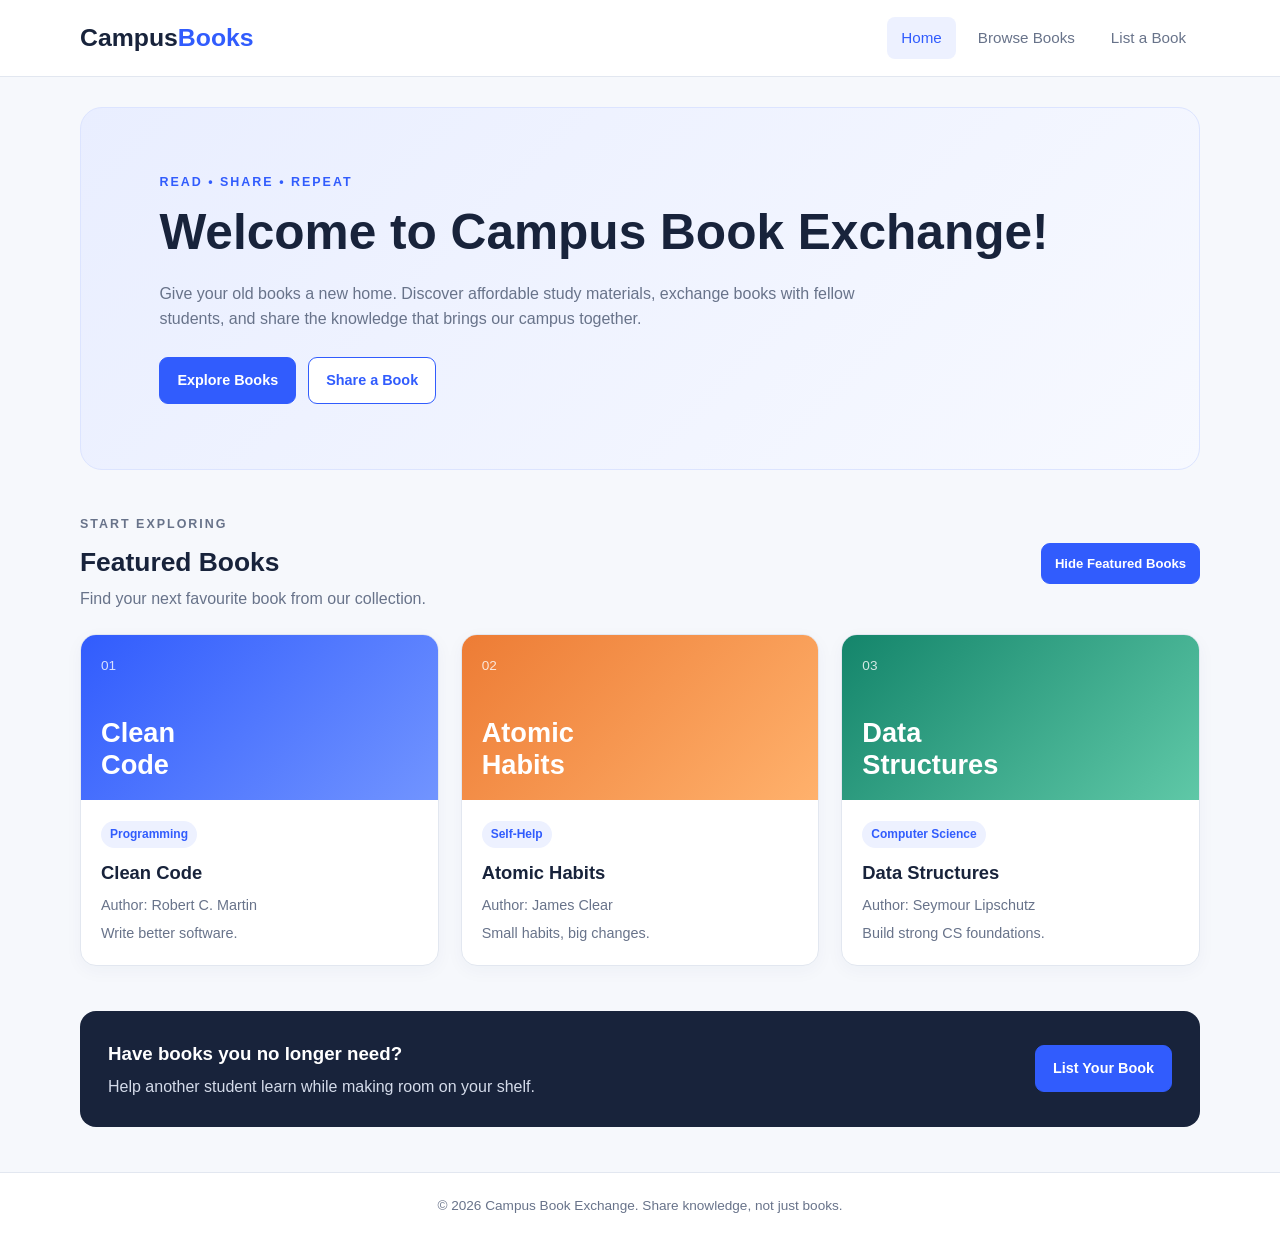
<file: index.html>
<!DOCTYPE html>
<html lang="en">
<head>
    <meta charset="UTF-8">
    <meta name="viewport" content="width=device-width, initial-scale=1.0">
    <title>Campus Book Exchange | Home</title>
    <link rel="stylesheet" href="style.css">
    <script src="script.js" defer></script>
</head>
<body>
    <header class="site-header">
        <div class="container header-content">
            <a class="logo" href="index.html">Campus<span>Books</span></a>
            <nav class="navbar">
                <a class="active" href="index.html">Home</a>
                <a href="books.html">Browse Books</a>
                <a href="list-book.html">List a Book</a>
            </nav>
        </div>
    </header>

    <main class="container">
        <section class="hero">
            <p class="eyebrow">READ • SHARE • REPEAT</p>
            <h1 id="mainHeading">Welcome to Campus Book Exchange!</h1>
            <p>
                Give your old books a new home. Discover affordable study
                materials, exchange books with fellow students, and share
                the knowledge that brings our campus together.
            </p>
            <div class="hero-actions">
                <a class="btn" href="books.html">Explore Books</a>
                <a class="btn btn-outline" href="list-book.html">Share a Book</a>
            </div>
        </section>

        <section class="section">
            <div class="section-heading">
                <div>
                    <p class="eyebrow">START EXPLORING</p>
                    <h2>Featured Books</h2>
                    <p>Find your next favourite book from our collection.</p>
                </div>
                <button class="btn btn-small" id="toggleBooksBtn"
                    type="button">Hide Featured Books</button>
            </div>

            <div class="book-grid" id="featuredBooks">
                <article class="book-card featured-card">
                    <div class="book-cover cover-blue">
                        <span>01</span><strong>Clean<br>Code</strong>
                    </div>
                    <div class="book-info">
                        <span class="tag">Programming</span>
                        <h3>Clean Code</h3>
                        <p>Author: Robert C. Martin</p>
                        <p class="muted">Write better software.</p>
                    </div>
                </article>

                <article class="book-card featured-card">
                    <div class="book-cover cover-orange">
                        <span>02</span><strong>Atomic<br>Habits</strong>
                    </div>
                    <div class="book-info">
                        <span class="tag">Self-Help</span>
                        <h3>Atomic Habits</h3>
                        <p>Author: James Clear</p>
                        <p class="muted">Small habits, big changes.</p>
                    </div>
                </article>

                <article class="book-card featured-card">
                    <div class="book-cover cover-green">
                        <span>03</span><strong>Data<br>Structures</strong>
                    </div>
                    <div class="book-info">
                        <span class="tag">Computer Science</span>
                        <h3>Data Structures</h3>
                        <p>Author: Seymour Lipschutz</p>
                        <p class="muted">Build strong CS foundations.</p>
                    </div>
                </article>
            </div>
        </section>

        <section class="section">
            <div class="feature-strip">
                <div>
                    <h3>Have books you no longer need?</h3>
                    <p>Help another student learn while making room on your shelf.</p>
                </div>
                <a href="list-book.html" class="btn">List Your Book</a>
            </div>
        </section>
    </main>

    <footer class="site-footer">
        <p>&copy; 2026 Campus Book Exchange. Share knowledge, not just books.</p>
    </footer>
</body>
</html>
</file>
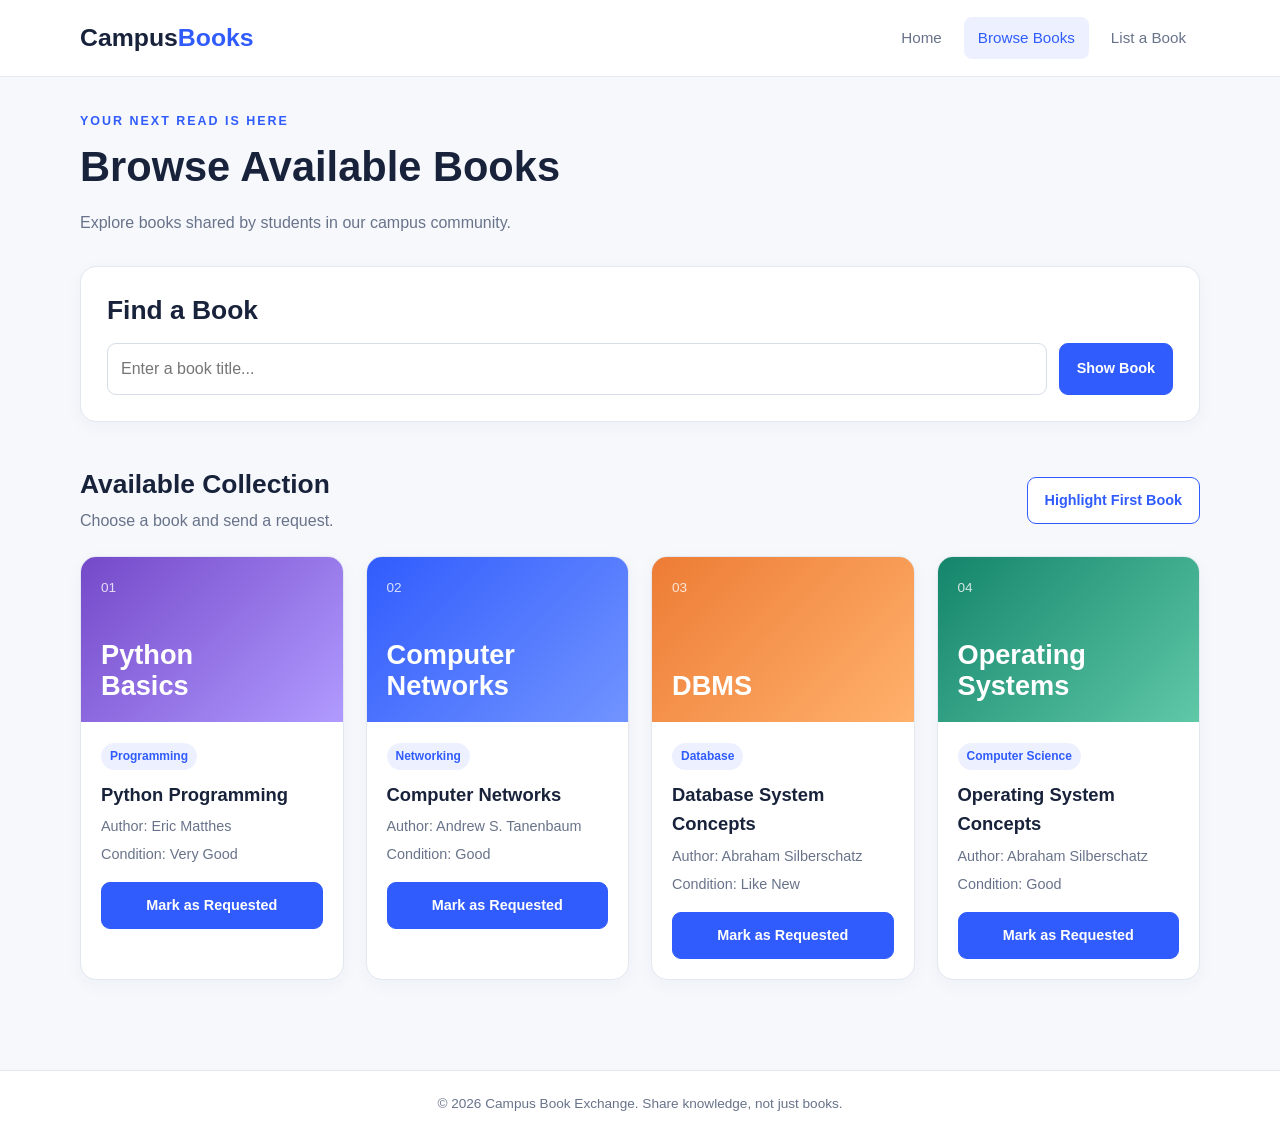
<file: books.html>
<!DOCTYPE html>
<html lang="en">
<head>
    <meta charset="UTF-8">
    <meta name="viewport" content="width=device-width, initial-scale=1.0">
    <title>Browse Books | Campus Book Exchange</title>
    <link rel="stylesheet" href="style.css">
    <script src="script.js" defer></script>
</head>
<body>
    <header class="site-header">
        <div class="container header-content">
            <a class="logo" href="index.html">Campus<span>Books</span></a>
            <nav class="navbar">
                <a href="index.html">Home</a>
                <a class="active" href="books.html">Browse Books</a>
                <a href="list-book.html">List a Book</a>
            </nav>
        </div>
    </header>

    <main class="container page-content">
        <section class="page-banner">
            <p class="eyebrow">YOUR NEXT READ IS HERE</p>
            <h1>Browse Available Books</h1>
            <p>Explore books shared by students in our campus community.</p>
        </section>

        <section class="search-panel">
            <h2>Find a Book</h2>
            <div class="search-row">
                <input type="text" id="bookTitleInput"
                    placeholder="Enter a book title..."
                    aria-label="Book title to display">
                <button type="button" class="btn" id="showBookBtn">
                    Show Book
                </button>
            </div>
            <p id="bookSearchResult" class="message" aria-live="polite"></p>
        </section>

        <section class="section">
            <div class="section-heading">
                <div>
                    <h2>Available Collection</h2>
                    <p>Choose a book and send a request.</p>
                </div>
                <button type="button" class="btn btn-outline"
                    id="changeCardBtn">Highlight First Book</button>
            </div>

            <div class="book-grid" id="availableBooks">
                <article class="book-card available-card">
                    <div class="book-cover cover-purple">
                        <span>01</span><strong>Python<br>Basics</strong>
                    </div>
                    <div class="book-info">
                        <span class="tag">Programming</span>
                        <h3>Python Programming</h3>
                        <p>Author: Eric Matthes</p>
                        <p>Condition: Very Good</p>
                        <button type="button" class="btn request-btn">
                            Mark as Requested
                        </button>
                    </div>
                </article>

                <article class="book-card available-card">
                    <div class="book-cover cover-blue">
                        <span>02</span><strong>Computer<br>Networks</strong>
                    </div>
                    <div class="book-info">
                        <span class="tag">Networking</span>
                        <h3>Computer Networks</h3>
                        <p>Author: Andrew S. Tanenbaum</p>
                        <p>Condition: Good</p>
                        <button type="button" class="btn request-btn">
                            Mark as Requested
                        </button>
                    </div>
                </article>

                <article class="book-card available-card">
                    <div class="book-cover cover-orange">
                        <span>03</span><strong>DBMS</strong>
                    </div>
                    <div class="book-info">
                        <span class="tag">Database</span>
                        <h3>Database System Concepts</h3>
                        <p>Author: Abraham Silberschatz</p>
                        <p>Condition: Like New</p>
                        <button type="button" class="btn request-btn">
                            Mark as Requested
                        </button>
                    </div>
                </article>

                <article class="book-card available-card">
                    <div class="book-cover cover-green">
                        <span>04</span><strong>Operating<br>Systems</strong>
                    </div>
                    <div class="book-info">
                        <span class="tag">Computer Science</span>
                        <h3>Operating System Concepts</h3>
                        <p>Author: Abraham Silberschatz</p>
                        <p>Condition: Good</p>
                        <button type="button" class="btn request-btn">
                            Mark as Requested
                        </button>
                    </div>
                </article>
            </div>

            <p id="requestMessage" class="message" aria-live="polite"></p>
        </section>
    </main>

    <footer class="site-footer">
        <p>&copy; 2026 Campus Book Exchange. Share knowledge, not just books.</p>
    </footer>
</body>
</html>
</file>
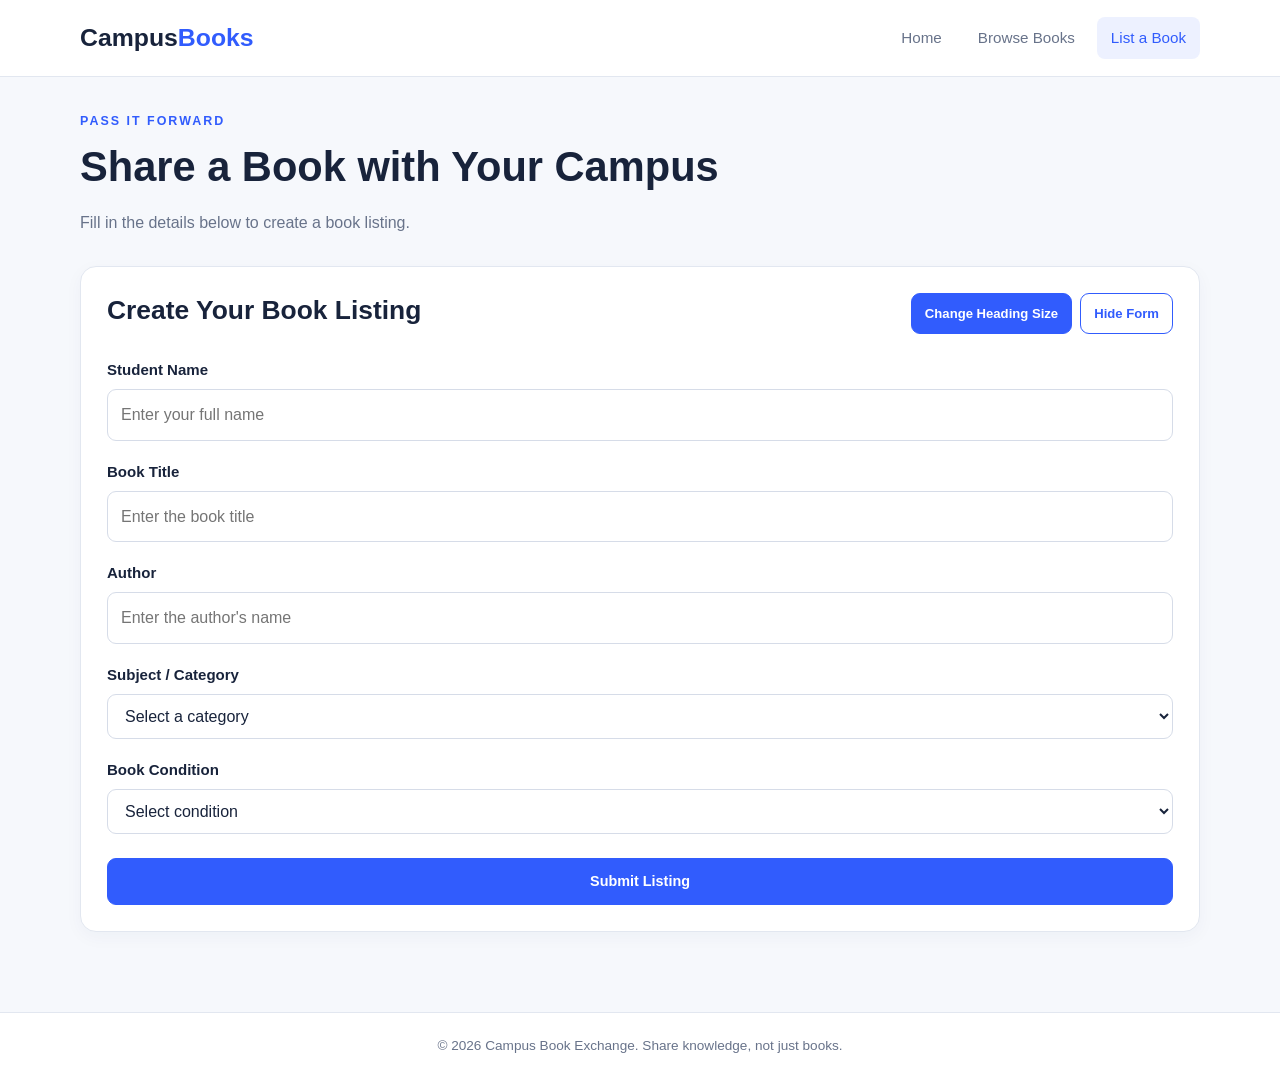
<file: list-book.html>
<!DOCTYPE html>
<html lang="en">
<head>
    <meta charset="UTF-8">
    <meta name="viewport" content="width=device-width, initial-scale=1.0">
    <title>List a Book | Campus Book Exchange</title>
    <link rel="stylesheet" href="style.css">
    <script src="script.js" defer></script>
</head>
<body>
    <header class="site-header">
        <div class="container header-content">
            <a class="logo" href="index.html">Campus<span>Books</span></a>
            <nav class="navbar">
                <a href="index.html">Home</a>
                <a href="books.html">Browse Books</a>
                <a class="active" href="list-book.html">List a Book</a>
            </nav>
        </div>
    </header>

    <main class="container page-content">
        <section class="page-banner">
            <p class="eyebrow">PASS IT FORWARD</p>
            <h1>Share a Book with Your Campus</h1>
            <p>Fill in the details below to create a book listing.</p>
        </section>

        <section class="form-panel">
            <div class="form-heading-row">
                <h2 id="formHeading">Create Your Book Listing</h2>
                <div class="form-actions">
                    <button type="button" class="btn btn-small"
                        id="changeHeadingBtn">Change Heading Size</button>
                    <button type="button" class="btn btn-outline btn-small"
                        id="toggleFormBtn">Hide Form</button>
                </div>
            </div>

            <form id="bookForm" novalidate>
                <div class="form-group">
                    <label for="studentName">Student Name</label>
                    <input type="text" id="studentName"
                        placeholder="Enter your full name" required>
                </div>

                <div class="form-group">
                    <label for="newBookTitle">Book Title</label>
                    <input type="text" id="newBookTitle"
                        placeholder="Enter the book title" required>
                </div>

                <div class="form-group">
                    <label for="authorName">Author</label>
                    <input type="text" id="authorName"
                        placeholder="Enter the author's name" required>
                </div>

                <div class="form-group">
                    <label for="bookCategory">Subject / Category</label>
                    <select id="bookCategory" required>
                        <option value="">Select a category</option>
                        <option value="Programming">Programming</option>
                        <option value="Computer Science">Computer Science</option>
                        <option value="Networking">Networking</option>
                        <option value="Database">Database</option>
                        <option value="Mathematics">Mathematics</option>
                        <option value="Self-Help">Self-Help</option>
                        <option value="Other">Other</option>
                    </select>
                </div>

                <div class="form-group">
                    <label for="bookCondition">Book Condition</label>
                    <select id="bookCondition" required>
                        <option value="">Select condition</option>
                        <option value="Like New">Like New</option>
                        <option value="Very Good">Very Good</option>
                        <option value="Good">Good</option>
                        <option value="Acceptable">Acceptable</option>
                    </select>
                </div>

                <button type="submit" class="btn submit-btn">
                    Submit Listing
                </button>

                <p id="formMessage" class="message" aria-live="polite"></p>
            </form>
        </section>
    </main>

    <footer class="site-footer">
        <p>&copy; 2026 Campus Book Exchange. Share knowledge, not just books.</p>
    </footer>
</body>
</html>
</file>
<file: style.css>
/* =========================================
   CAMPUS BOOK EXCHANGE - SHARED STYLES
   ========================================= */

* {
    margin: 0;
    padding: 0;
    box-sizing: border-box;
}

:root {
    --primary: #315cfd;
    --primary-dark: #2346cf;
    --background: #f6f8fc;
    --surface: #ffffff;
    --text: #18233b;
    --muted: #68738a;
    --border: #e2e7f0;
    --success: #168653;
    --danger: #c0392b;
}

html {
    scroll-behavior: smooth;
}

body {
    font-family: Arial, Helvetica, sans-serif;
    background: var(--background);
    color: var(--text);
    line-height: 1.6;
}

.container {
    width: min(1120px, 92%);
    margin: 0 auto;
}

.site-header {
    background: var(--surface);
    border-bottom: 1px solid var(--border);
    position: sticky;
    top: 0;
    z-index: 10;
}

.header-content {
    display: flex;
    justify-content: space-between;
    align-items: center;
    flex-wrap: wrap;
    gap: 15px;
    padding: 17px 0;
}

.logo {
    color: var(--text);
    text-decoration: none;
    font-size: 1.55rem;
    font-weight: 800;
}

.logo span {
    color: var(--primary);
}

.navbar {
    display: flex;
    flex-wrap: wrap;
    gap: 8px;
}

.navbar a {
    color: var(--muted);
    text-decoration: none;
    padding: 9px 14px;
    border-radius: 8px;
    font-size: 0.95rem;
    transition: background 0.2s, color 0.2s;
}

.navbar a:hover,
.navbar a.active {
    background: #edf1ff;
    color: var(--primary);
}

.hero {
    background: linear-gradient(135deg, #e9eeff, #f7f9ff);
    border: 1px solid #dce4ff;
    border-radius: 22px;
    margin-top: 30px;
    padding: 65px 7%;
}

.eyebrow {
    color: var(--primary);
    font-size: 0.78rem;
    font-weight: 800;
    letter-spacing: 2px;
    margin-bottom: 10px;
}

.hero h1,
.page-banner h1 {
    font-size: clamp(2rem, 5vw, 3.1rem);
    line-height: 1.2;
    margin-bottom: 18px;
    overflow-wrap: anywhere;
}

.hero > p:not(.eyebrow),
.page-banner > p:not(.eyebrow) {
    color: var(--muted);
    max-width: 720px;
}

.hero-actions {
    display: flex;
    gap: 12px;
    flex-wrap: wrap;
    margin-top: 25px;
}

.btn {
    display: inline-block;
    background: var(--primary);
    color: white;
    border: 1px solid var(--primary);
    border-radius: 9px;
    padding: 11px 17px;
    font: inherit;
    font-weight: 700;
    font-size: 0.9rem;
    text-align: center;
    text-decoration: none;
    cursor: pointer;
    transition: background 0.2s, transform 0.2s;
}

.btn:hover {
    background: var(--primary-dark);
    border-color: var(--primary-dark);
    transform: translateY(-1px);
}

.btn:focus-visible,
input:focus-visible,
select:focus-visible,
.navbar a:focus-visible {
    outline: 3px solid #a9baff;
    outline-offset: 3px;
}

.btn-outline {
    color: var(--primary);
    background: white;
}

.btn-outline:hover {
    color: white;
}

.btn-small {
    padding: 9px 13px;
    font-size: 0.82rem;
}

.section {
    margin: 45px 0;
}

.section-heading {
    display: flex;
    justify-content: space-between;
    align-items: center;
    flex-wrap: wrap;
    gap: 18px;
    margin-bottom: 22px;
}

.section-heading h2,
.search-panel h2,
.form-panel h2 {
    font-size: 1.65rem;
    line-height: 1.3;
    margin-bottom: 7px;
}

.section-heading p,
.search-panel > p,
.muted {
    color: var(--muted);
}

.book-grid {
    display: flex;
    flex-wrap: wrap;
    gap: 22px;
}

.book-card {
    flex: 1 1 250px;
    min-width: 0;
    background: var(--surface);
    border: 1px solid var(--border);
    border-radius: 16px;
    overflow: hidden;
    box-shadow: 0 5px 18px rgba(30, 48, 90, 0.04);
    transition: transform 0.2s, box-shadow 0.2s;
}

.book-card:hover {
    transform: translateY(-4px);
    box-shadow: 0 12px 25px rgba(30, 48, 90, 0.09);
}

.book-cover {
    min-height: 165px;
    padding: 20px;
    display: flex;
    flex-direction: column;
    justify-content: space-between;
    color: white;
}

.book-cover span {
    font-size: 0.85rem;
    opacity: 0.8;
}

.book-cover strong {
    font-size: 1.7rem;
    line-height: 1.15;
}

.cover-blue {
    background: linear-gradient(135deg, #315cfd, #7194ff);
}

.cover-orange {
    background: linear-gradient(135deg, #ed7c35, #ffb16c);
}

.cover-green {
    background: linear-gradient(135deg, #14856b, #5fc8a7);
}

.cover-purple {
    background: linear-gradient(135deg, #7549c9, #b09aff);
}

.book-info {
    padding: 20px;
}

.book-info h3 {
    margin: 10px 0 6px;
    font-size: 1.15rem;
    overflow-wrap: anywhere;
}

.book-info p {
    color: var(--muted);
    font-size: 0.9rem;
    margin-top: 5px;
    overflow-wrap: anywhere;
}

.book-info .btn {
    margin-top: 16px;
    width: 100%;
}

.tag {
    display: inline-block;
    background: #edf1ff;
    color: var(--primary);
    padding: 4px 9px;
    border-radius: 30px;
    font-size: 0.75rem;
    font-weight: 700;
}

.feature-strip {
    background: #18233b;
    color: white;
    border-radius: 16px;
    padding: 28px;
    display: flex;
    justify-content: space-between;
    align-items: center;
    flex-wrap: wrap;
    gap: 20px;
}

.feature-strip p {
    color: #d4dbea;
    margin-top: 5px;
}

.page-content {
    padding-top: 35px;
    padding-bottom: 45px;
}

.page-banner {
    margin-bottom: 30px;
}

.page-banner h1 {
    font-size: clamp(1.9rem, 4vw, 2.6rem);
}

.search-panel,
.form-panel {
    background: var(--surface);
    border: 1px solid var(--border);
    border-radius: 16px;
    padding: 26px;
    margin-bottom: 35px;
    box-shadow: 0 5px 18px rgba(30, 48, 90, 0.04);
}

.search-row {
    display: flex;
    flex-wrap: wrap;
    gap: 12px;
    margin-top: 16px;
}

.search-row input {
    flex: 1 1 220px;
}

input,
select {
    width: 100%;
    min-width: 0;
    border: 1px solid #d6dce8;
    border-radius: 9px;
    padding: 12px 13px;
    font: inherit;
    color: var(--text);
    background: white;
}

input:focus,
select:focus {
    border-color: var(--primary);
    outline: 2px solid #e1e8ff;
}

.message {
    margin-top: 12px;
    font-weight: 600;
    overflow-wrap: anywhere;
}

.message.success {
    color: var(--success);
}

.message.error {
    color: var(--danger);
}

.message:empty {
    display: none;
}

.highlight-card {
    background: #fff4d9 !important;
    border: 2px solid #f0b429 !important;
}

.requested-btn {
    background: var(--success) !important;
    border-color: var(--success) !important;
    cursor: default;
}

.form-heading-row {
    display: flex;
    justify-content: space-between;
    align-items: flex-start;
    flex-wrap: wrap;
    gap: 15px;
    margin-bottom: 24px;
}

.form-actions {
    display: flex;
    flex-wrap: wrap;
    gap: 8px;
}

.form-group {
    margin-bottom: 19px;
}

.form-group label {
    display: block;
    margin-bottom: 7px;
    font-weight: 700;
    font-size: 0.94rem;
}

.submit-btn {
    width: 100%;
    margin-top: 5px;
}

.site-footer {
    border-top: 1px solid var(--border);
    background: white;
    padding: 22px 4%;
    text-align: center;
    color: var(--muted);
    font-size: 0.85rem;
}

.hidden {
    display: none !important;
}

@media (max-width: 650px) {
    .header-content {
        flex-direction: column;
        align-items: flex-start;
    }

    .navbar {
        width: 100%;
    }

    .navbar a {
        padding: 8px 10px;
        font-size: 0.85rem;
    }

    .hero {
        padding: 38px 23px;
    }

    .section-heading {
        align-items: flex-start;
    }

    .book-card {
        flex-basis: 100%;
    }

    .search-panel,
    .form-panel {
        padding: 19px;
    }

    .feature-strip {
        padding: 23px;
    }

    .form-heading-row {
        flex-direction: column;
    }
}
</file>
